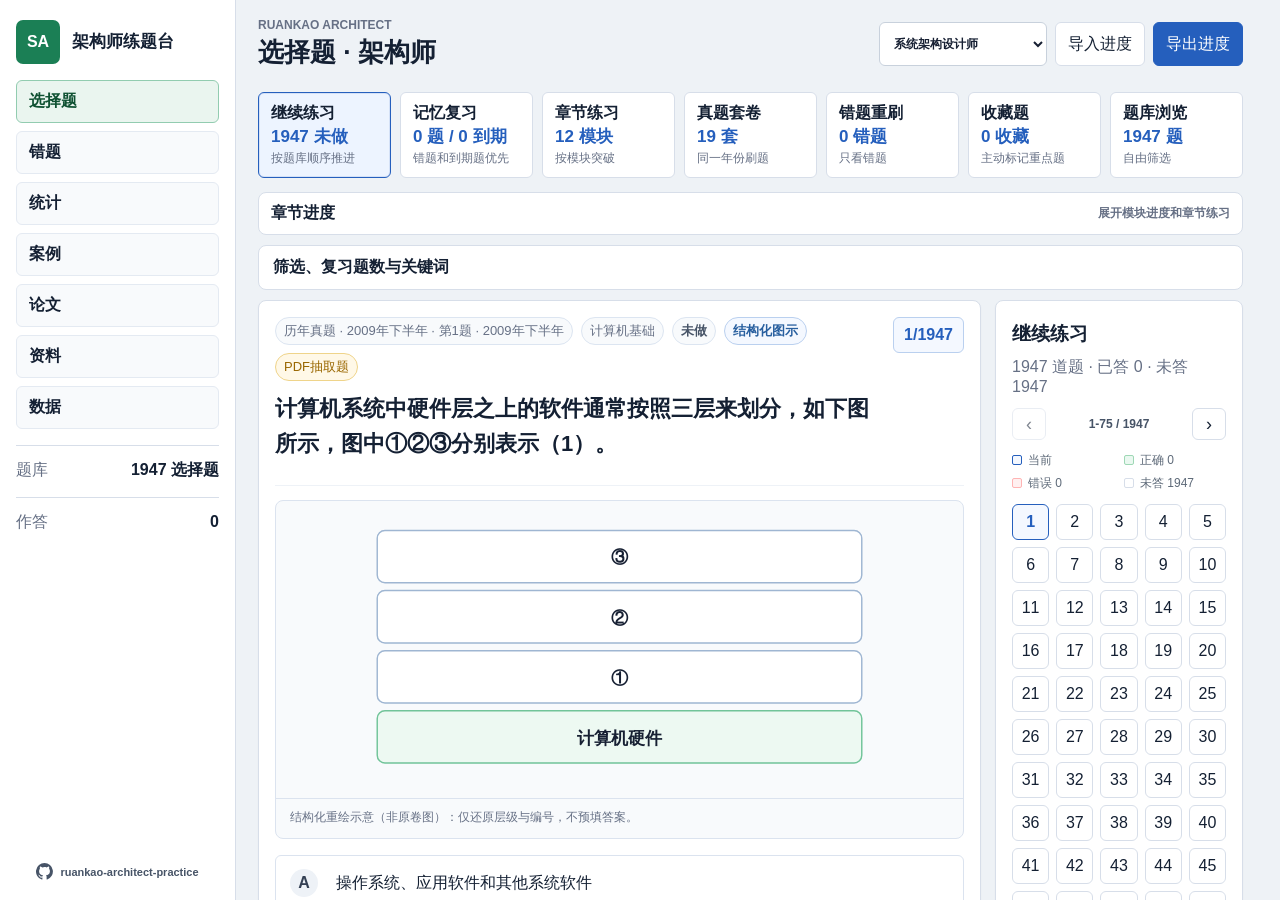
<file: index.html>
<!doctype html>
<html lang="zh-CN">
  <head>
    <meta charset="UTF-8" />
    <meta name="viewport" content="width=device-width, initial-scale=1.0" />
    <title>系统架构设计师练题台</title>
    <link rel="stylesheet" href="./styles.css?v=20260916.2" />
  </head>
  <body>
    <div id="app">
      <aside class="sidebar">
        <div class="brand">
          <span class="brand-mark">SA</span>
          <div>
            <h1 id="brandTitle">架构师练题台</h1>
          </div>
        </div>
        <nav class="nav" aria-label="主导航">
          <button class="nav-button active" data-view="practice" type="button">选择题</button>
          <button class="nav-button" data-view="wrong" type="button">错题</button>
          <button class="nav-button" data-view="stats" type="button">统计</button>
          <button class="nav-button" data-view="cases" type="button">案例</button>
          <button class="nav-button" data-view="essays" type="button">论文</button>
          <button class="nav-button" data-view="materials" type="button">资料</button>
          <button class="nav-button" data-view="data" type="button">数据</button>
        </nav>
        <div class="side-stat">
          <span>题库</span>
          <strong id="bankCount">加载中</strong>
        </div>
        <div class="side-stat">
          <span>作答</span>
          <strong id="attemptCount">0</strong>
        </div>
        <div class="sidebar-bottom">
          <a class="sidebar-github" href="https://github.com/AndyNull/ruankao-architect-practice" target="_blank" rel="noreferrer" aria-label="GitHub：AndyNull/ruankao-architect-practice">
            <svg viewBox="0 0 16 16" aria-hidden="true"><path d="M8 0a8 8 0 0 0-2.53 15.59c.4.07.55-.17.55-.38v-1.49c-2.23.49-2.7-.95-2.7-.95-.36-.93-.89-1.18-.89-1.18-.73-.5.06-.49.06-.49.8.06 1.23.83 1.23.83.72 1.22 1.87.87 2.33.67.07-.51.28-.87.51-1.07-1.78-.2-3.65-.88-3.65-3.93 0-.87.31-1.58.82-2.14-.08-.2-.36-1.02.08-2.12 0 0 .67-.21 2.2.82A7.65 7.65 0 0 1 8 3.87c.68 0 1.36.09 2 .26 1.53-1.03 2.2-.82 2.2-.82.44 1.1.16 1.92.08 2.12.51.56.82 1.27.82 2.14 0 3.06-1.87 3.73-3.66 3.93.29.25.54.73.54 1.48v2.2c0 .21.14.45.55.38A8 8 0 0 0 8 0Z" /></svg>
            <span>ruankao-architect-practice</span>
          </a>
        </div>
      </aside>

      <main class="main">
        <header class="toolbar">
          <div>
            <p class="eyebrow">Ruankao Architect</p>
            <h2 id="viewTitle">选择题</h2>
          </div>
          <div class="toolbar-actions">
            <label class="subject-switch">
              <select id="subjectSelect" aria-label="选择考试科目"></select>
            </label>
            <button id="importProgressTop" type="button">导入进度</button>
            <button id="exportProgressTop" class="primary" type="button">导出进度</button>
          </div>
        </header>

        <section id="notice" class="notice" hidden></section>

        <section id="practiceView" class="view active-view">
          <div class="mode-board">
            <button class="mode-button active" data-mode="continue" type="button">
              <b>继续练习</b>
              <strong id="continueModeCount">加载中</strong>
              <span>按题库顺序推进</span>
            </button>
            <button class="mode-button" data-mode="review" type="button">
              <b>记忆复习</b>
              <strong id="reviewModeCount">加载中</strong>
              <span>错题和到期题优先</span>
            </button>
            <button class="mode-button" data-mode="special" type="button">
              <b>章节练习</b>
              <strong id="specialModeCount">加载中</strong>
              <span>按模块突破</span>
            </button>
            <button class="mode-button" data-mode="exam" type="button">
              <b>真题套卷</b>
              <strong id="examModeCount">加载中</strong>
              <span>同一年份刷题</span>
            </button>
            <button class="mode-button" data-mode="wrong" type="button">
              <b>错题重刷</b>
              <strong id="wrongModeCount">加载中</strong>
              <span>只看错题</span>
            </button>
            <button class="mode-button" data-mode="favorite" type="button">
              <b>收藏题</b>
              <strong id="favoriteModeCount">加载中</strong>
              <span>主动标记重点题</span>
            </button>
            <button class="mode-button" data-mode="all" type="button">
              <b>题库浏览</b>
              <strong id="allModeCount">加载中</strong>
              <span>自由筛选</span>
            </button>
          </div>

          <details class="chapter-drawer">
            <summary>
              <span>章节进度</span>
              <strong>展开模块进度和章节练习</strong>
            </summary>
            <div id="chapterList" class="chapter-list"></div>
          </details>

          <details class="filter-drawer">
            <summary>筛选、复习题数与关键词</summary>
            <div class="panel filters">
              <label>
                复习题数
                <input id="dailyCount" type="number" min="5" max="75" step="5" value="20" />
              </label>
              <label>
                来源
                <select id="sourceFilter"></select>
              </label>
              <label>
                年份/卷
                <select id="termFilter"></select>
              </label>
              <label>
                模块
                <select id="moduleFilter"></select>
              </label>
              <label>
                状态
                <select id="statusFilter">
                  <option value="all">全部</option>
                  <option value="unanswered">未做</option>
                  <option value="due">待复习</option>
                  <option value="wrong">错题</option>
                </select>
              </label>
              <label class="search-box">
                关键词
                <input id="keywordFilter" type="search" placeholder="架构、Redis、网络..." />
              </label>
              <button id="applyFilters" type="button">筛题</button>
            </div>
          </details>

          <div class="practice-layout">
            <section class="question-panel">
              <div class="question-paper">
                <div class="question-topline">
                  <div>
                    <div class="question-meta" id="questionMeta">题目加载中</div>
                    <h3 id="questionStem"></h3>
                  </div>
                  <div class="question-progress" id="questionProgress">0/0</div>
                </div>
                <div id="questionFigure" class="question-figure" hidden></div>
                <div id="optionList" class="option-list"></div>
                <div class="answer-row">
                  <button id="prevQuestion" type="button">上一题</button>
                  <button id="nextQuestion" class="primary" type="button">下一题</button>
                  <button id="toggleFavorite" type="button">收藏本题</button>
                </div>
                <div id="answerResult" class="answer-result" hidden></div>
              </div>
              <div class="source-box" id="sourceBox"></div>
            </section>

            <aside class="panel queue-panel">
              <h3 id="modeLabel">继续练习</h3>
              <p id="queueSummary">0 道题</p>
              <div class="queue-toolbar">
                <button id="queuePrevPage" type="button" aria-label="上一段题号">‹</button>
                <span id="queuePageLabel">0 / 0</span>
                <button id="queueNextPage" type="button" aria-label="下一段题号">›</button>
              </div>
              <label id="examTermWrap" class="exam-term-wrap" hidden>
                当前套卷
                <select id="examTermSelect" aria-label="选择真题套卷"></select>
              </label>
              <div id="queueLegend" class="queue-legend"></div>
              <div id="questionQueue" class="question-queue"></div>
            </aside>
          </div>

          <details class="study-drawer">
          <summary>
            <span>备考计划与题库说明</span>
            <strong id="sourceSummary">加载中</strong>
          </summary>
          <section class="overview-board">
            <div class="plan-card">
              <div class="section-kicker">学习计划</div>
              <h3>先稳综合知识，再用错题决定补哪块基础</h3>
              <div id="studyPlanList" class="plan-list"></div>
            </div>
            <div class="site-card">
              <div class="section-kicker">网站功能</div>
              <h3>这里能做什么</h3>
              <ul class="feature-list">
                <li>继续练习：按题库顺序接着上次位置往后做</li>
                <li>记忆复习：错题和到期题优先，连续做对后降低频率</li>
                <li>章节练习：按架构、数据库、网络、安全等模块刷</li>
                <li>真题套卷：按年份/批次练同一套真题</li>
                <li>答题卡分段：所有题都能按页切换，不截断题号</li>
                <li>AI 诊断：导出 JSON 给 Codex 做复盘</li>
              </ul>
            </div>
            <div class="source-card">
              <div class="section-kicker">题目来源</div>
              <h3>可追溯题库</h3>
              <p id="sourceDetail">每道题都会显示来源年份、真题/模拟、题号和模块。</p>
            </div>
          </section>
          </details>
        </section>

        <section id="wrongView" class="view">
          <div class="panel">
            <h3>错题本</h3>
            <div id="wrongList" class="item-list"></div>
          </div>
        </section>

        <section id="statsView" class="view">
          <div class="stats-grid">
            <div class="metric"><span>总作答</span><strong id="metricTotal">0</strong></div>
            <div class="metric"><span>正确率</span><strong id="metricAccuracy">0%</strong></div>
          <div class="metric"><span>当前错题</span><strong id="metricWrong">0</strong></div>
            <div class="metric"><span>已覆盖题目</span><strong id="metricAnswered">0</strong></div>
          </div>
          <div class="panel">
            <h3>模块表现</h3>
            <div id="moduleStats" class="stat-table"></div>
          </div>
        </section>

        <section id="casesView" class="view">
          <div class="panel">
            <h3>案例分析题库</h3>
            <div id="caseList" class="item-list"></div>
          </div>
        </section>

        <section id="essaysView" class="view">
          <div class="panel">
            <h3>论文题库</h3>
            <p class="muted">可按题生成 AI 范文示例；生成完成后保存到当前浏览器，可重读、重新生成或删除。</p>
            <div id="essayList" class="item-list"></div>
          </div>
        </section>

        <section id="materialsView" class="view">
          <div class="materials-layout">
            <aside class="panel material-index">
              <label class="material-search">
                查找资料
                <input id="materialSearch" type="search" placeholder="章节、关键词..." />
              </label>
              <label class="material-select">
                当前资料
                <select id="materialSelect" aria-label="当前资料"></select>
              </label>
              <div id="materialList" class="material-list"></div>
            </aside>
            <article class="panel material-reader">
              <header id="materialHeader" class="material-header"></header>
              <div id="materialContent" class="markdown-content" aria-live="polite"></div>
            </article>
          </div>
        </section>

        <section id="dataView" class="view">
          <div class="data-grid">
            <div class="panel">
              <h3>进度存档</h3>
              <p>导出的 JSON 包含全部科目的作答记录、收藏题和论文范文。换电脑、换浏览器时，先读取文件摘要，再确认导入替换当前进度。</p>
              <div id="progressPreview" class="progress-preview">
                <p class="muted">还没有读取进度 JSON。</p>
              </div>
              <div class="button-row">
                <button id="exportProgress" class="primary" type="button">导出进度 JSON</button>
                <button id="selectProgressFile" type="button">读取进度 JSON</button>
                <button id="applyProgressImport" type="button" disabled>应用读取的进度</button>
              </div>
              <input id="importProgress" type="file" accept="application/json" hidden />
            </div>
            <div class="panel">
              <h3>AI 友好诊断</h3>
              <p>诊断 JSON 包含题库来源、模块统计、近期错题和全部作答轨迹。发给 Codex 就能继续复盘。</p>
              <button id="exportDiagnosis" class="primary" type="button">下载 ai-diagnosis.json</button>
            </div>
            <div class="panel">
              <h3>AI 错题解读</h3>
              <p>答错后优先显示随题库提供的本地 AI 解析；仅在本地缺失或手动重新解读时调用 glm-5.2。当前接口无需密钥，API Key 为可选项。</p>
              <p id="localExplanationStatus" class="muted">本地 AI 解析：加载中…</p>
              <p id="caseExplanationStatus" class="muted">本地案例解题：加载中…</p>
              <label class="ai-key-field">
                API Key（可选）
                <input id="aiApiKey" type="password" autocomplete="off" placeholder="接口启用鉴权时填写" />
              </label>
              <p class="muted">接口：https://glm.996986.xyz</p>
            </div>
            <div class="panel">
              <h3>清空本地记录</h3>
              <p>只清空当前浏览器里的作答记录和收藏题，不影响你已经导出的 JSON 文件。</p>
              <div class="button-row">
                <button id="clearProgress" class="danger" type="button">清空记录</button>
              </div>
            </div>
          </div>
        </section>
      </main>
    </div>

    <script>
      if (location.protocol === "file:") {
        const notice = document.getElementById("notice");
        notice.hidden = false;
        notice.className = "notice error";
        notice.textContent = "不能直接打开 index.html，请双击项目目录中的 start.cmd。";
      }
    </script>
    <script type="module" src="./src/app.mjs?v=20260916.2"></script>
  </body>
</html>
</file>
<file: styles.css>
:root {
  color-scheme: light;
  font-family: Inter, "PingFang SC", "Microsoft YaHei", Arial, sans-serif;
  background: #eef2f6;
  color: #142033;
  --line: #d7dee9;
  --muted: #667085;
  --panel: #ffffff;
  --green: #1b7f55;
  --blue: #255fbd;
  --red: #c13d36;
  --amber: #9a6700;
  --ink: #142033;
  --soft: #f7f9fc;
  --z-sticky: 10;
}

* {
  box-sizing: border-box;
}

body {
  margin: 0;
  min-width: 320px;
}

button,
input,
select {
  font: inherit;
}

button {
  border: 1px solid var(--line);
  background: #fff;
  color: var(--ink);
  border-radius: 6px;
  padding: 10px 12px;
  cursor: pointer;
}

button:hover {
  border-color: #7b8da5;
}

button:disabled {
  cursor: not-allowed;
  opacity: 0.55;
}

.primary {
  background: var(--blue);
  border-color: var(--blue);
  color: #fff;
}

.danger {
  border-color: var(--red);
  color: var(--red);
}

#app {
  display: grid;
  grid-template-columns: 236px minmax(0, 1fr);
  min-height: 100vh;
}

.sidebar {
  background: #fff;
  border-right: 1px solid var(--line);
  padding: 20px 16px;
  display: flex;
  flex-direction: column;
  gap: 16px;
}

.brand {
  display: grid;
  grid-template-columns: 44px 1fr;
  gap: 12px;
  align-items: center;
}

.brand-mark {
  display: grid;
  place-items: center;
  width: 44px;
  height: 44px;
  background: var(--green);
  color: #fff;
  border-radius: 7px;
  font-weight: 800;
}

.brand h1 {
  margin: 0;
  font-size: 17px;
  line-height: 1.25;
}

.brand p,
.side-stat span,
.eyebrow,
.muted,
.section-kicker {
  color: var(--muted);
}

.brand p {
  margin: 5px 0 0;
  font-size: 12px;
}

.nav {
  display: grid;
  gap: 8px;
}

.nav-button {
  text-align: left;
  background: #f8fafc;
  border-color: #e4eaf2;
  font-weight: 700;
}

.nav-button.active {
  background: #eaf5ef;
  color: #0f5132;
  border-color: #92ccb0;
}

.side-stat {
  display: flex;
  align-items: baseline;
  justify-content: space-between;
  border-top: 1px solid var(--line);
  padding-top: 14px;
}

.sidebar-bottom {
  display: grid;
  gap: 12px;
  margin-top: auto;
}

.sidebar-github {
  display: inline-flex;
  align-items: center;
  justify-content: center;
  gap: 7px;
  margin-top: 0;
  color: #475467;
  font-size: 11px;
  font-weight: 700;
  text-align: center;
  text-decoration: none;
  white-space: nowrap;
}

.sidebar-github:hover {
  color: var(--green);
}

.sidebar-github svg {
  width: 17px;
  height: 17px;
  fill: currentColor;
  flex: 0 0 auto;
}

.main {
  padding: 18px 22px 28px;
  min-width: 0;
}

.toolbar {
  display: flex;
  align-items: center;
  justify-content: space-between;
  gap: 16px;
  margin-bottom: 10px;
}

.toolbar h2 {
  margin: 0;
  font-size: 26px;
}

.toolbar-actions {
  display: flex;
  flex-wrap: wrap;
  gap: 8px;
  justify-content: flex-end;
}

.toolbar-actions button,
.toolbar-actions select {
  height: 44px;
}

.subject-switch {
  display: flex;
  align-items: center;
  gap: 6px;
  color: var(--muted);
  font-size: 12px;
  font-weight: 700;
  white-space: nowrap;
}

.subject-switch select {
  min-width: 156px;
  padding: 0 28px 0 10px;
}

@media (min-width: 781px) {
  body {
    height: 100vh;
    overflow: hidden;
  }

  #app {
    height: 100vh;
    min-height: 0;
    overflow: hidden;
  }

  .sidebar {
    min-height: 0;
    overflow-y: auto;
  }

  .main {
    height: 100vh;
    overflow-y: auto;
    padding: 0 22px 28px;
    scrollbar-gutter: stable;
  }

  .toolbar {
    position: sticky;
    top: 0;
    z-index: var(--z-sticky);
    margin-bottom: 10px;
    padding: 18px 0 12px;
    background: #eef2f6;
  }
}

.eyebrow,
.section-kicker {
  margin: 0 0 3px;
  text-transform: uppercase;
  letter-spacing: 0;
  font-size: 12px;
  font-weight: 800;
}

.notice {
  position: fixed;
  top: 18px;
  left: 50%;
  z-index: 1000;
  width: min(360px, calc(100vw - 32px));
  padding: 12px 14px;
  border-radius: 6px;
  background: #e9f5ff;
  border: 1px solid #a9d7ff;
  box-shadow: 0 8px 24px rgba(18, 35, 52, 0.14);
  pointer-events: none;
  transform: translateX(-50%);
  animation: notice-in 180ms ease-out;
}

@keyframes notice-in {
  from { opacity: 0; transform: translate(-50%, -8px); }
  to { opacity: 1; transform: translate(-50%, 0); }
}

.notice.error {
  background: #fff0f0;
  border-color: #ffb4b4;
}

.notice.warn {
  background: #fff8e7;
  border-color: #f3cf72;
}

.study-drawer,
.filter-drawer {
  background: var(--panel);
  border: 1px solid var(--line);
  border-radius: 8px;
  margin-bottom: 10px;
}

.study-drawer > summary,
.filter-drawer > summary {
  display: flex;
  align-items: center;
  justify-content: space-between;
  gap: 12px;
  padding: 11px 14px;
  cursor: pointer;
  font-weight: 800;
}

.study-drawer > summary strong {
  color: var(--blue);
  font-size: 13px;
}

.overview-board {
  display: grid;
  grid-template-columns: minmax(320px, 1.5fr) minmax(260px, 1fr) minmax(240px, 0.9fr);
  gap: 12px;
  padding: 0 14px 14px;
}

.plan-card,
.site-card,
.source-card,
.panel,
.metric,
.question-paper,
.source-box,
.queue-panel {
  background: var(--panel);
  border: 1px solid var(--line);
  border-radius: 8px;
  box-shadow: 0 1px 2px rgba(16, 24, 40, 0.04);
}

.plan-card,
.site-card,
.source-card,
.panel,
.question-paper,
.source-box,
.queue-panel {
  padding: 16px;
}

.plan-card h3,
.site-card h3,
.source-card h3,
.panel h3,
.queue-panel h3 {
  margin: 4px 0 10px;
}

.plan-list {
  display: grid;
  grid-template-columns: repeat(2, minmax(0, 1fr));
  gap: 9px;
}

.plan-step {
  border-left: 3px solid var(--green);
  background: #f4fbf7;
  padding: 9px 11px;
  border-radius: 6px;
}

.plan-step strong,
.plan-step span {
  display: block;
}

.plan-step span,
.feature-list,
.source-card p {
  color: #475467;
  line-height: 1.55;
  font-size: 14px;
}

.feature-list {
  margin: 0;
  padding-left: 18px;
}

.view {
  display: none;
}

.active-view {
  display: block;
}

.type-board {
  display: grid;
  grid-template-columns: repeat(3, minmax(170px, 1fr));
  gap: 9px;
  margin-bottom: 10px;
}

.type-button {
  display: grid;
  grid-template-columns: 1fr auto;
  gap: 3px 10px;
  align-items: center;
  min-height: 54px;
  text-align: left;
  background: #fff;
}

.type-button span {
  font-weight: 800;
}

.type-button strong {
  color: var(--blue);
  font-size: 18px;
}

.type-button small {
  grid-column: 1 / -1;
  color: var(--muted);
  font-size: 12px;
  display: none;
}

.type-button.active {
  border-color: var(--green);
  background: #eef8f2;
  box-shadow: inset 0 0 0 1px rgba(27, 127, 85, 0.12);
}

.mode-board {
  display: flex;
  gap: 9px;
  margin-bottom: 10px;
  overflow-x: auto;
  padding-bottom: 4px;
  scroll-snap-type: x proximity;
}

.mode-button {
  flex: 1 0 132px;
  text-align: left;
  display: grid;
  gap: 3px;
  min-height: 58px;
  background: #fff;
  scroll-snap-align: start;
}

.mode-button b,
.mode-button strong,
.mode-button span {
  display: block;
}

.mode-button strong {
  color: var(--blue);
  font-size: 17px;
  line-height: 1.15;
}

.mode-button span {
  color: var(--muted);
  font-size: 12px;
}

.mode-button.active {
  border-color: var(--blue);
  background: #edf4ff;
  box-shadow: inset 0 0 0 1px rgba(37, 95, 189, 0.12);
}

.chapter-drawer {
  background: var(--panel);
  border: 1px solid var(--line);
  border-radius: 8px;
  margin-bottom: 10px;
}

.chapter-drawer > summary {
  display: flex;
  align-items: center;
  justify-content: space-between;
  gap: 10px;
  padding: 10px 12px;
  cursor: pointer;
  font-weight: 800;
}

.chapter-drawer > summary strong {
  color: var(--muted);
  font-size: 12px;
}

.chapter-list {
  display: flex;
  gap: 8px;
  overflow-x: auto;
  padding: 0 10px 10px;
  scroll-snap-type: x proximity;
}

.chapter-item {
  flex: 0 0 220px;
  display: grid;
  grid-template-columns: 1fr auto;
  gap: 5px 8px;
  min-height: 66px;
  padding: 9px;
  text-align: left;
  scroll-snap-align: start;
}

.chapter-item span,
.chapter-item b,
.chapter-item small,
.chapter-item em,
.chapter-item i {
  display: block;
}

.chapter-item b {
  margin-bottom: 2px;
}

.chapter-item small,
.chapter-item em {
  color: var(--muted);
  font-size: 12px;
  font-style: normal;
}

.chapter-item strong {
  color: var(--red);
  font-size: 13px;
}

.chapter-item i {
  grid-column: 1 / -1;
  height: 5px;
  overflow: hidden;
  border-radius: 999px;
  background: #eef2f7;
}

.chapter-item mark {
  display: block;
  height: 100%;
  background: var(--green);
}

.chapter-item.active {
  border-color: var(--blue);
  background: #edf4ff;
}

.filters {
  display: grid;
  grid-template-columns: 100px repeat(4, minmax(120px, 1fr)) minmax(150px, 1fr) auto;
  gap: 10px;
  border: 0;
  box-shadow: none;
  padding-top: 0;
}

.filters label {
  display: grid;
  gap: 6px;
  font-size: 12px;
  color: #526070;
  font-weight: 800;
}

select,
input {
  width: 100%;
  border: 1px solid #c8d1dc;
  border-radius: 6px;
  padding: 10px;
  background: #fff;
  color: #172033;
}

.practice-layout {
  display: grid;
  grid-template-columns: minmax(0, 1fr) 248px;
  gap: 14px;
  align-items: start;
}

.question-panel {
  min-width: 0;
}

.question-paper {
  min-height: 560px;
}

.question-topline {
  display: grid;
  grid-template-columns: 1fr auto;
  gap: 14px;
  align-items: start;
  border-bottom: 1px solid #eef2f7;
  padding-bottom: 13px;
  margin-bottom: 16px;
}

.question-progress {
  border: 1px solid #bad0ef;
  border-radius: 6px;
  padding: 8px 10px;
  color: var(--blue);
  background: #f4f8ff;
  font-weight: 800;
  min-width: 58px;
  text-align: center;
}

.question-paper h3 {
  margin: 10px 0 0;
  line-height: 1.62;
  font-size: 22px;
  font-weight: 800;
}

.question-paper h3 p,
.analysis-body p {
  margin: 0 0 10px;
}

.question-meta {
  display: flex;
  flex-wrap: wrap;
  gap: 8px;
  color: var(--muted);
  font-size: 13px;
}

.question-meta span,
.meta-warn {
  display: inline-flex;
  align-items: center;
  border: 1px solid #dce5f1;
  background: #f8fafc;
  border-radius: 999px;
  padding: 4px 8px;
}

.question-meta .meta-warn {
  color: var(--amber);
  border-color: #efd48a;
  background: #fff8e7;
}

.question-meta .memory-chip {
  font-weight: 800;
}

.question-meta .memory-new {
  color: #475467;
}

.question-meta .memory-due {
  color: var(--red);
  border-color: #ffb4b4;
  background: #fff1f1;
}

.question-meta .memory-learning {
  color: var(--blue);
  border-color: #bad0ef;
  background: #f4f8ff;
}

.question-meta .memory-mastered {
  color: var(--green);
  border-color: #9ed8b5;
  background: #edf9f2;
}

.question-meta .bookmark-chip {
  color: var(--amber);
  border-color: #efd48a;
  background: #fff8e7;
  font-weight: 800;
}

.question-meta .figure-chip {
  color: #285f9f;
  border-color: #bad0ef;
  background: #f4f8ff;
  font-weight: 800;
}

.question-figure {
  margin: -2px 0 16px;
}

.question-diagram,
.figure-unavailable {
  margin: 0;
  border: 1px solid #dbe3ef;
  border-radius: 8px;
  background: #f8fafc;
}

.diagram-scroll {
  overflow-x: auto;
  padding: 14px;
}

.question-diagram svg {
  display: block;
  min-width: 620px;
  width: 100%;
  height: auto;
}

.question-diagram figcaption {
  padding: 9px 14px 11px;
  border-top: 1px solid #dbe3ef;
  color: var(--muted);
  font-size: 12px;
  line-height: 1.55;
}

.figure-layer,
.figure-node,
.figure-class-card {
  fill: #ffffff;
  stroke: #9fb6d2;
  stroke-width: 1.5;
}

.figure-hardware {
  fill: #edf9f2;
  stroke: #71c499;
}

.figure-label,
.figure-node-label,
.figure-class-title,
.figure-class-text,
.figure-edge-label {
  fill: #172033;
  font-family: "PingFang SC", "Microsoft YaHei", sans-serif;
}

.figure-label,
.figure-node-label,
.figure-class-title {
  font-size: 18px;
  font-weight: 800;
}

.figure-class-text,
.figure-edge-label {
  font-size: 13px;
}

.figure-edge,
.figure-class-divider {
  stroke: #6b89aa;
  stroke-width: 1.5;
}

.figure-arrow-head {
  fill: #6b89aa;
}

.figure-unavailable {
  display: grid;
  gap: 4px;
  padding: 12px 14px;
  color: #475467;
  line-height: 1.55;
}

.figure-unavailable strong {
  color: var(--amber);
}

.option-list {
  display: grid;
  gap: 10px;
}

.option {
  display: grid;
  grid-template-columns: 34px 1fr;
  gap: 12px;
  text-align: left;
  align-items: start;
  line-height: 1.6;
  padding: 13px 14px;
  min-height: 56px;
  border-color: #dbe3ef;
}

.option b {
  display: grid;
  place-items: center;
  width: 28px;
  height: 28px;
  background: #eef2f7;
  border-radius: 50%;
  color: #344054;
}

.option-text {
  min-width: 0;
  padding-top: 1px;
}

.option.locked {
  cursor: default;
}

.option.selected {
  border-color: var(--blue);
  background: #f4f8ff;
}

.option.correct-choice {
  border-color: #71c499;
  background: #edf9f2;
}

.option.correct-choice b {
  background: var(--green);
  color: #fff;
}

.option.wrong-choice {
  border-color: #ef9a9a;
  background: #fff1f1;
}

.option.wrong-choice b {
  background: var(--red);
  color: #fff;
}

.answer-row,
.button-row {
  display: flex;
  flex-wrap: wrap;
  gap: 10px;
  margin-top: 16px;
}

.answer-row .marked {
  border-color: #efd48a;
  background: #fff8e7;
  color: var(--amber);
  font-weight: 800;
}

.answer-result {
  margin-top: 16px;
  padding: 15px;
  border-radius: 8px;
  line-height: 1.7;
}

.answer-result.correct {
  background: #edf9f2;
  border: 1px solid #9ed8b5;
}

.answer-result.wrong {
  background: #fff2f2;
  border: 1px solid #ffb4b4;
}

.answer-title {
  display: flex;
  flex-wrap: wrap;
  gap: 10px;
  align-items: baseline;
  margin-bottom: 8px;
}

.answer-title h4 {
  margin: 0;
  font-size: 18px;
}

.answer-title span {
  color: #475467;
}

.analysis-body {
  color: #253044;
}

.analysis-body h5 {
  margin: 0 0 8px;
  font-size: 16px;
}

.analysis-muted {
  color: #5f6b7a;
}

.retry-answer {
  margin-top: 10px;
  background: #fff;
}

.ai-explanation {
  margin-top: 12px;
  padding-top: 12px;
  border-top: 1px solid currentColor;
}

.case-ai-explanation {
  margin-top: 14px;
  padding-top: 14px;
  border-top: 1px solid var(--line);
}

.case-ai-explanation h5 {
  margin: 0 0 8px;
  font-size: 16px;
}

.case-ai-explanation button {
  margin-top: 8px;
  background: #fff;
}

.case-reference {
  color: #475467;
  white-space: normal;
}

.case-reference > p {
  white-space: pre-wrap;
}

.ai-explanation h5 {
  margin: 0 0 8px;
  font-size: 16px;
}

.ai-stream-status {
  color: var(--blue);
  font-size: 12px;
  font-weight: 800;
}

.ai-stream-output {
  min-height: 1.7em;
  white-space: pre-wrap;
}

.ai-explain-button {
  margin-top: 8px;
  background: #fff;
}

.ai-error {
  color: var(--red);
}

.essay-sample {
  margin-top: 14px;
  padding-top: 14px;
  border-top: 1px solid var(--line);
}

.essay-template summary {
  color: var(--muted);
  cursor: pointer;
  font-size: 13px;
  font-weight: 800;
}

.essay-template p {
  color: #475467;
  line-height: 1.65;
}

.essay-sample-heading {
  display: flex;
  flex-wrap: wrap;
  align-items: baseline;
  justify-content: space-between;
  gap: 8px;
}

.essay-sample-heading h5,
.essay-sample-stream h5,
.essay-sample-content h5 {
  margin: 0 0 8px;
  font-size: 16px;
}

.essay-sample-heading span {
  color: var(--muted);
  font-size: 12px;
}

.essay-sample-content {
  line-height: 1.75;
}

.essay-sample-content h5:not(:first-child) {
  margin-top: 18px;
}

.essay-sample-content h5 small {
  color: var(--muted);
  font-size: 12px;
  font-weight: 400;
}

.essay-sample-content p {
  margin: 0 0 10px;
}

.essay-sample-stream {
  margin-top: 12px;
}

.essay-sample-draft {
  margin-top: 12px;
  padding: 12px;
  border: 1px solid #efd48a;
  background: #fff8e7;
}

.essay-sample-draft .essay-sample-heading span {
  color: var(--amber);
}

.essay-sample-actions {
  margin-top: 12px;
}

.essay-sample-warning {
  color: var(--amber);
  line-height: 1.65;
}

.essay-sample-note {
  color: #475467;
  line-height: 1.65;
}

.ai-key-field {
  display: grid;
  gap: 6px;
  font-weight: 800;
}

.source-box {
  margin-top: 10px;
  display: grid;
  gap: 8px;
  box-shadow: none;
}

.source-box div {
  display: grid;
  grid-template-columns: 76px 1fr;
  gap: 10px;
  color: #475467;
  font-size: 13px;
}

.source-box b {
  color: var(--ink);
}

.queue-panel {
  align-self: start;
  position: sticky;
  top: 14px;
}

.queue-panel p {
  margin: 0 0 12px;
  color: var(--muted);
}

.queue-toolbar {
  display: grid;
  grid-template-columns: 34px 1fr 34px;
  gap: 8px;
  align-items: center;
  margin-bottom: 12px;
}

.queue-toolbar button {
  padding: 6px 0;
  min-width: 0;
  font-size: 18px;
  line-height: 1;
}

.queue-toolbar span {
  color: #475467;
  font-size: 12px;
  font-weight: 800;
  text-align: center;
}

.exam-term-wrap {
  display: grid;
  gap: 5px;
  margin: -2px 0 12px;
  color: #5d6978;
  font-size: 12px;
  font-weight: 800;
}

.exam-term-wrap select {
  width: 100%;
  min-width: 0;
  padding: 8px 10px;
}

.exam-term-wrap[hidden] {
  display: none !important;
}

.queue-legend {
  display: grid;
  grid-template-columns: repeat(2, minmax(0, 1fr));
  gap: 6px 10px;
  margin-bottom: 12px;
  color: #5d6978;
  font-size: 12px;
}

.queue-legend span {
  display: inline-flex;
  align-items: center;
  gap: 6px;
  white-space: nowrap;
}

.queue-legend i {
  display: inline-block;
  width: 10px;
  height: 10px;
  border: 1px solid var(--line);
  border-radius: 2px;
  background: #fff;
}

.queue-legend .legend-current {
  border-color: var(--blue);
  background: #f4f8ff;
}

.queue-legend .legend-ok {
  border-color: #9ed8b5;
  background: #eaf8f0;
}

.queue-legend .legend-bad {
  border-color: #ffb4b4;
  background: #fff0f0;
}

.question-queue {
  display: grid;
  grid-template-columns: repeat(5, 1fr);
  gap: 7px;
  max-height: 560px;
  overflow: auto;
}

.queue-item {
  padding: 8px 0;
  min-width: 0;
}

.queue-item.active {
  border-color: var(--blue);
  color: var(--blue);
  font-weight: 800;
  background: #f4f8ff;
}

.queue-item.ok {
  background: #eaf8f0;
}

.queue-item.bad {
  background: #fff0f0;
}

.table-wrap {
  overflow-x: auto;
  margin: 10px 0;
}

table {
  width: 100%;
  border-collapse: collapse;
  font-size: 14px;
}

th,
td {
  border: 1px solid var(--line);
  padding: 8px 10px;
  text-align: left;
  vertical-align: top;
}

th {
  background: #f3f6fa;
}

.stats-grid,
.data-grid {
  display: grid;
  grid-template-columns: repeat(4, minmax(140px, 1fr));
  gap: 14px;
  margin-bottom: 16px;
}

.data-grid {
  grid-template-columns: repeat(2, minmax(240px, 1fr));
}

.progress-preview {
  min-height: 72px;
  border: 1px dashed #c8d1dc;
  border-radius: 8px;
  padding: 10px;
  background: #fbfcfe;
  margin: 10px 0;
}

.progress-preview p {
  margin: 0;
}

.progress-preview-grid {
  display: grid;
  grid-template-columns: repeat(3, minmax(120px, 1fr));
  gap: 8px;
}

.progress-preview-grid span {
  display: grid;
  gap: 3px;
  color: #253044;
  font-size: 13px;
}

.progress-preview-grid b {
  color: var(--muted);
  font-size: 12px;
}

.metric {
  padding: 16px;
}

.metric span {
  display: block;
  color: var(--muted);
  margin-bottom: 8px;
}

.metric strong {
  font-size: 28px;
}

.stat-table {
  display: grid;
  gap: 8px;
}

.stat-row {
  display: grid;
  grid-template-columns: 1fr 80px 80px;
  gap: 10px;
  padding: 10px 0;
  border-bottom: 1px solid #eef2f7;
}

.item-list {
  display: grid;
  gap: 12px;
}

.item-card {
  border: 1px solid var(--line);
  border-radius: 8px;
  padding: 14px;
  background: #fbfcfe;
}

.item-card h4 {
  margin: 8px 0;
  line-height: 1.5;
}

.item-card p {
  line-height: 1.65;
}

.analysis {
  white-space: pre-wrap;
  background: #f4f6f8;
  border-radius: 6px;
  padding: 10px;
}

.file-button {
  display: inline-grid;
  place-items: center;
  border: 1px solid var(--line);
  background: #fff;
  border-radius: 6px;
  padding: 10px 12px;
  cursor: pointer;
}

.file-button input {
  display: none;
}

.materials-layout {
  display: grid;
  grid-template-columns: minmax(220px, 280px) minmax(0, 1fr);
  align-items: start;
  gap: 16px;
}

.material-index {
  position: sticky;
  top: 88px;
  display: grid;
  gap: 12px;
  max-height: calc(100vh - 108px);
  overflow: auto;
}

.material-search {
  display: grid;
  gap: 6px;
  color: var(--muted);
  font-size: 13px;
  font-weight: 700;
}

.material-search input {
  width: 100%;
}

.material-select {
  display: none;
}

.material-list {
  display: grid;
  gap: 6px;
}

.material-item {
  display: grid;
  gap: 3px;
  min-height: 52px;
  padding: 9px 10px;
  text-align: left;
  background: var(--soft);
}

.material-item span {
  color: var(--muted);
  font-size: 11px;
}

.material-item b {
  font-size: 13px;
  line-height: 1.35;
}

.material-item.active {
  border-color: #92ccb0;
  background: #eaf5ef;
  color: #0f5132;
}

.material-reader {
  min-width: 0;
  padding: 22px;
}

.material-header {
  display: flex;
  align-items: start;
  justify-content: space-between;
  gap: 16px;
  padding-bottom: 16px;
  border-bottom: 1px solid var(--line);
}

.material-header h3,
.material-header p {
  margin: 0;
}

.material-header h3 {
  margin: 4px 0 8px;
  font-size: 24px;
}

.material-header p:not(.section-kicker) {
  color: var(--muted);
  font-size: 13px;
}

.material-header a {
  flex: 0 0 auto;
  color: var(--blue);
  font-size: 13px;
  font-weight: 700;
  text-decoration: none;
}

.markdown-content {
  max-width: 75ch;
  overflow-wrap: anywhere;
}

.markdown-content h1,
.markdown-content h2,
.markdown-content h3,
.markdown-content h4 {
  margin: 1.6em 0 0.65em;
  line-height: 1.32;
}

.markdown-content h1 {
  font-size: 24px;
}

.markdown-content h2 {
  font-size: 21px;
}

.markdown-content h3 {
  font-size: 18px;
}

.markdown-content p,
.markdown-content li {
  line-height: 1.78;
}

.markdown-content ul,
.markdown-content ol {
  padding-left: 24px;
}

.markdown-content blockquote {
  margin: 16px 0;
  padding: 12px 14px;
  border: 1px solid var(--line);
  border-radius: 6px;
  background: var(--soft);
  color: #475467;
}

.markdown-content pre {
  overflow: auto;
  padding: 14px;
  border-radius: 6px;
  background: #1f2937;
  color: #e5edf8;
}

.markdown-content code {
  font-family: "Cascadia Code", Consolas, monospace;
  font-size: 0.9em;
}

.markdown-content :not(pre) > code {
  padding: 1px 4px;
  border-radius: 4px;
  background: #eef2f6;
}

.markdown-content a {
  color: var(--blue);
}

@media (max-width: 1180px) {
  .overview-board,
  .mode-board,
  .filters,
  .practice-layout,
  .stats-grid,
  .data-grid {
    grid-template-columns: 1fr;
  }

  .plan-list {
    grid-template-columns: 1fr;
  }

  .queue-panel {
    position: static;
  }

  .materials-layout {
    grid-template-columns: 1fr;
  }

  .material-index {
    position: static;
    max-height: none;
  }
}

@media (max-width: 780px) {
  #app {
    grid-template-columns: 1fr;
  }

  .sidebar {
    position: static;
    padding: 12px 16px;
    gap: 10px;
  }

  .brand {
    grid-template-columns: 38px 1fr;
  }

  .brand-mark {
    width: 38px;
    height: 38px;
  }

  .brand h1 {
    font-size: 16px;
  }

  .brand p,
  .side-stat {
    display: none;
  }

  .sidebar-bottom {
    margin-top: 0;
  }

  .sidebar-github {
    margin-top: 0;
  }

  .nav {
    grid-template-columns: repeat(3, 1fr);
    gap: 7px;
  }

  .nav-button {
    padding: 9px 11px;
  }

  .main {
    padding: 12px 16px 18px;
  }

  .toolbar {
    align-items: stretch;
    flex-direction: column;
    gap: 10px;
  }

  .toolbar-actions {
    display: grid;
    grid-template-columns: minmax(0, 1fr) auto auto;
    width: 100%;
  }

  .subject-switch,
  .subject-switch select {
    min-width: 0;
  }

  .toolbar h2 {
    font-size: 22px;
  }

  .toolbar-actions .primary {
    padding: 0 12px;
  }

  .study-drawer > summary,
  .filter-drawer > summary {
    align-items: flex-start;
    flex-direction: column;
  }

  .mode-board {
    display: flex;
    overflow-x: auto;
    padding-bottom: 4px;
    scroll-snap-type: x proximity;
  }

  .type-board {
    display: flex;
    overflow-x: auto;
    padding-bottom: 4px;
    scroll-snap-type: x proximity;
  }

  .type-button {
    flex: 0 0 206px;
    min-height: 54px;
    scroll-snap-align: start;
  }

  .mode-button {
    flex: 0 0 172px;
    min-height: 64px;
    scroll-snap-align: start;
  }

  .question-paper {
    min-height: auto;
    padding: 14px;
  }

  .question-topline {
    grid-template-columns: 1fr;
  }

  .question-progress {
    justify-self: start;
  }

  .question-paper h3 {
    font-size: 19px;
  }

  .option {
    grid-template-columns: 32px 1fr;
    padding: 12px;
  }

  .source-box div {
    grid-template-columns: 1fr;
    gap: 3px;
  }

  .nav {
    grid-template-columns: repeat(4, 1fr);
  }

  .material-index {
    padding: 14px;
  }

  .material-search,
  .material-list {
    display: none;
  }

  .material-select {
    display: grid;
    gap: 6px;
    color: var(--muted);
    font-size: 13px;
    font-weight: 700;
  }

  .material-select select {
    min-height: 44px;
    width: 100%;
  }

  .material-reader {
    padding: 16px;
  }

  .material-header {
    align-items: flex-start;
    flex-direction: column;
    gap: 8px;
  }

  .material-header h3 {
    font-size: 21px;
  }

  .markdown-content {
    max-width: none;
  }
}

@media (max-width: 480px) {
  .toolbar-actions {
    grid-template-columns: 1fr 1fr;
  }

  .subject-switch {
    grid-column: 1 / -1;
    display: block;
  }

  .toolbar-actions button {
    width: 100%;
  }
}
</file>
